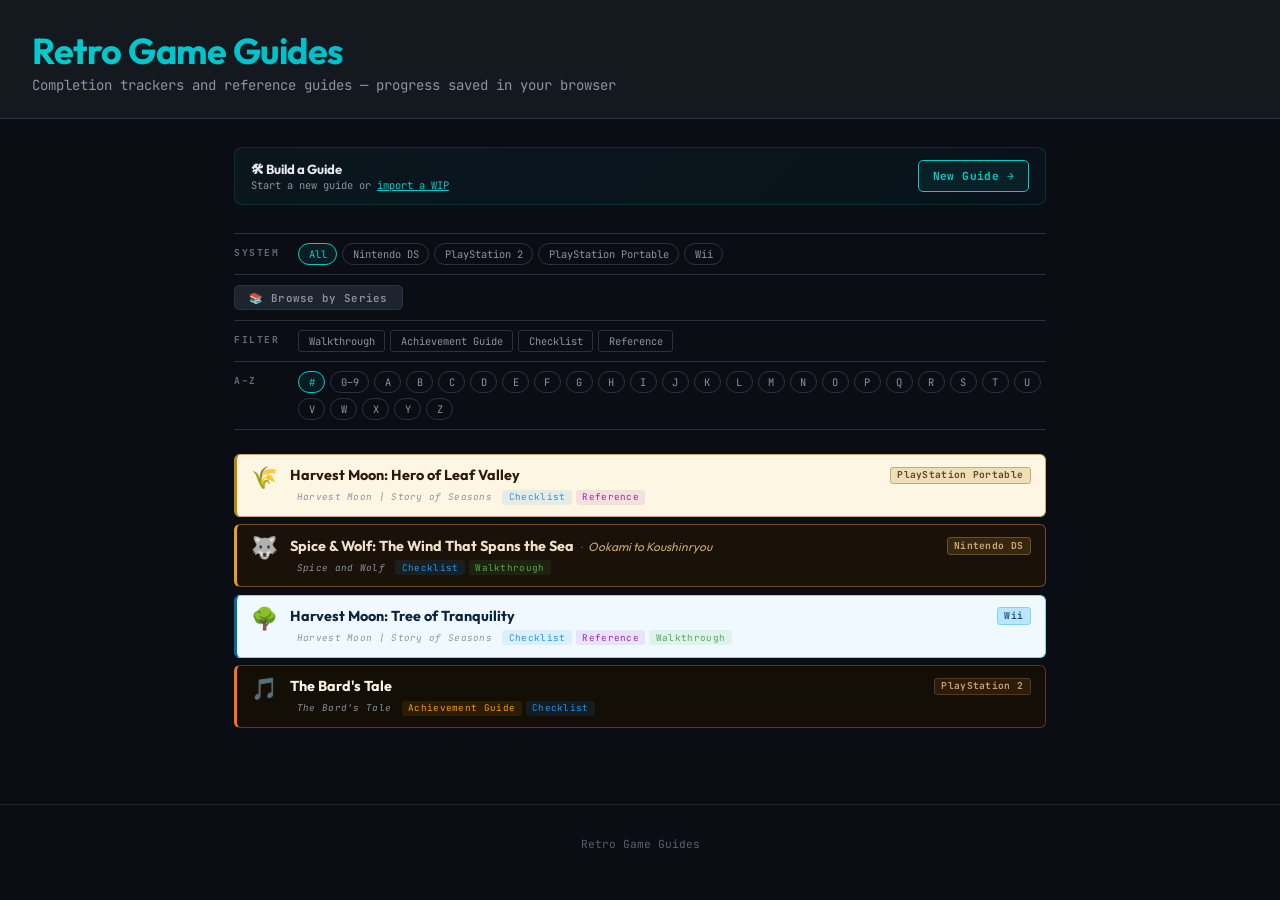
<file: index.html>
<!DOCTYPE html>
<html lang="en">
<head>
<meta charset="UTF-8">
<meta name="viewport" content="width=device-width, initial-scale=1.0">
<title>Retro Game Guides</title>
<link rel="preconnect" href="https://fonts.googleapis.com">
<link rel="preconnect" href="https://fonts.gstatic.com" crossorigin>
<link href="https://fonts.googleapis.com/css2?family=JetBrains+Mono:wght@400;600;700&family=Outfit:wght@400;600;700&display=swap" rel="stylesheet">
<style>
/* ── Reset & Root ── */
*, *::before, *::after { margin: 0; padding: 0; box-sizing: border-box; }
:root {
  --bg-main:      #0a0e14;
  --bg-secondary: #14181f;
  --bg-tertiary:  #1e242e;
  --accent:       #00cccc;
  --accent2:      #0099cc;
  --text-primary: #e6e9ef;
  --text-mid:     #8c92a3;
  --border:       #2a3142;
}

body {
  font-family: 'Outfit', sans-serif;
  background: var(--bg-main);
  color: var(--text-primary);
  min-height: 100vh;
}

/* ── Header ── */
header {
  background: var(--bg-secondary);
  border-bottom: 1px solid var(--border);
  padding: 1.75rem 2rem 1.5rem;
}
header h1 {
  font-size: 2.25rem;
  font-weight: 700;
  background: linear-gradient(135deg, var(--accent), var(--accent2));
  -webkit-background-clip: text;
  -webkit-text-fill-color: transparent;
  background-clip: text;
  margin-bottom: 0.2rem;
  letter-spacing: -0.5px;
}
header p {
  color: var(--text-mid);
  font-size: 0.875rem;
  font-family: 'JetBrains Mono', monospace;
}

/* ── Main layout ── */
main {
  max-width: 860px;
  margin: 0 auto;
  padding: 1.75rem 1.5rem;
}

/* ── Builder CTA ── */
.builder-bar {
  background: linear-gradient(135deg, rgba(0,204,204,0.05), rgba(0,153,204,0.03));
  border: 1px solid rgba(0,204,204,0.15);
  border-radius: 8px;
  padding: 12px 16px;
  display: flex;
  align-items: center;
  gap: 14px;
  margin-bottom: 1.75rem;
}
.builder-bar-text { flex: 1; min-width: 0; }
.builder-bar-title { font-size: 0.82rem; font-weight: 700; color: var(--text-primary); margin-bottom: 1px; }
.builder-bar-sub   { font-family: 'JetBrains Mono', monospace; font-size: 0.65rem; color: var(--text-mid); }
.builder-bar-sub a { color: var(--accent); text-decoration: none; }
.builder-bar-sub a:hover { text-decoration: underline; }
.import-wip-btn {
  background: none;
  border: none;
  color: var(--accent);
  font-family: 'JetBrains Mono', monospace;
  font-size: 0.65rem;
  text-decoration: underline;
  cursor: pointer;
  padding: 0;
}
.import-wip-btn:hover { color: var(--accent-primary); text-decoration: underline; }
.builder-btn {
  font-family: 'JetBrains Mono', monospace;
  font-size: 0.7rem;
  font-weight: 700;
  padding: 8px 14px;
  border-radius: 5px;
  border: 1px solid var(--accent);
  background: rgba(0,204,204,0.07);
  color: var(--accent);
  cursor: pointer;
  white-space: nowrap;
  transition: all 0.15s;
  letter-spacing: 0.4px;
  flex-shrink: 0;
  text-decoration: none;
  display: inline-block;
}
.builder-btn:hover { background: rgba(0,204,204,0.15); box-shadow: 0 0 10px rgba(0,204,204,0.15); }

/* ── Filter section ── */
.filters { margin-bottom: 1.5rem; display: flex; flex-direction: column; gap: 0; }

.filter-row {
  display: flex;
  align-items: flex-start;
  gap: 0.75rem;
  padding: 0.55rem 0;
  border-bottom: 1px solid var(--border);
}
.filter-row:first-child { border-top: 1px solid var(--border); }

.filter-label {
  font-family: 'JetBrains Mono', monospace;
  font-size: 0.6rem;
  font-weight: 700;
  letter-spacing: 1.5px;
  text-transform: uppercase;
  color: var(--text-mid);
  padding-top: 0.2rem;
  flex-shrink: 0;
  width: 52px;
  opacity: 0.7;
}

.filter-pills {
  display: flex;
  flex-wrap: wrap;
  gap: 0.3rem;
  flex: 1;
}

/* Standard filter pills (single-select per row) */
.pill {
  font-family: 'JetBrains Mono', monospace;
  font-size: 0.65rem;
  padding: 0.2rem 0.6rem;
  border-radius: 20px;
  border: 1px solid var(--border);
  background: transparent;
  color: var(--text-mid);
  cursor: pointer;
  transition: all 0.12s;
  white-space: nowrap;
}
.pill:hover  { border-color: var(--accent); color: var(--text-primary); }
.pill.active { border-color: var(--accent); color: var(--accent); background: rgba(0,204,204,0.07); }

/* Content filter toggle pills (multi-select) */
.ctag-filter {
  font-family: 'JetBrains Mono', monospace;
  font-size: 0.65rem;
  padding: 0.2rem 0.6rem;
  border-radius: 3px;
  border: 1px solid var(--border);
  background: transparent;
  color: var(--text-mid);
  cursor: pointer;
  transition: all 0.12s;
  white-space: nowrap;
}
.ctag-filter:hover { border-color: var(--text-mid); color: var(--text-primary); }
.ctag-filter.active { border-color: var(--accent2); color: #5bc4e8; background: rgba(0,153,204,0.1); }

/* Series standalone row */
.series-row {
  padding: 0.6rem 0;
  border-bottom: 1px solid var(--border);
}
.series-nav-btn {
  font-family: 'JetBrains Mono', monospace;
  font-size: 0.68rem;
  font-weight: 600;
  padding: 0.3rem 0.9rem;
  border-radius: 5px;
  border: 1px solid var(--border);
  background: var(--bg-tertiary);
  color: var(--text-mid);
  cursor: pointer;
  transition: all 0.15s;
  letter-spacing: 0.3px;
}
.series-nav-btn:hover   { border-color: var(--accent2); color: var(--text-primary); }
.series-nav-btn.active  { border-color: var(--accent2); color: #5bc4e8; background: rgba(0,153,204,0.08); }

/* ── Guide List ── */
#guide-list { display: flex; flex-direction: column; gap: 0.45rem; }

/* ── Compact Guide Card ── */
.guide-card {
  display: flex;
  align-items: flex-start;
  gap: 0.8rem;
  width: 100%;
  padding: 0.7rem 0.9rem 0.7rem 0.85rem;
  background: var(--bg, var(--bg-secondary));
  border: 1px solid var(--border, #2a3142);
  border-left: 3px solid var(--emphasis, var(--accent));
  border-radius: 6px;
  text-decoration: none;
  transition: box-shadow 0.15s, transform 0.12s;
  cursor: pointer;
}
.guide-card:hover {
  transform: translateX(2px);
  box-shadow: 2px 2px 14px rgba(0,0,0,0.25);
}

.card-icon {
  font-size: 1.35rem;
  line-height: 1;
  flex-shrink: 0;
  padding-top: 0.05rem;
}
.card-body { flex: 1; min-width: 0; }
.card-top {
  display: flex;
  align-items: baseline;
  gap: 0.4rem;
  flex-wrap: wrap;
  margin-bottom: 0.3rem;
  line-height: 1.3;
}
.card-title {
  font-size: 0.9rem;
  font-weight: 700;
  color: var(--text, var(--text-primary));
  font-family: 'Outfit', sans-serif;
}
.card-subtitle {
  font-size: 0.75rem;
  color: var(--textMid, var(--text-mid));
  font-style: italic;
}
.card-sep {
  font-size: 0.7rem;
  color: var(--textMuted, var(--border));
  flex-shrink: 0;
}
.card-system {
  font-family: 'JetBrains Mono', monospace;
  font-size: 0.6rem;
  font-weight: 700;
  color: var(--textMid, var(--text-mid));
  background: var(--surface2, var(--bg-tertiary));
  border: 1px solid var(--border, #2a3142);
  border-radius: 3px;
  padding: 0.1rem 0.4rem;
  margin-left: auto;
  white-space: nowrap;
  flex-shrink: 0;
  align-self: center;
  letter-spacing: 0.3px;
}
.card-tags {
  display: flex;
  flex-wrap: wrap;
  gap: 0.25rem;
}
.card-tag {
  font-family: 'JetBrains Mono', monospace;
  font-size: 0.58rem;
  padding: 0.1rem 0.4rem;
  border: 1px solid var(--border-light);
  border-radius: 3px;
  background: var(--surface);
  color: var(--text-mid);
  align-self: center;
  letter-spacing: 0.3px;
}

.tag-walkthrough { 
  border-color: #4CAF50; 
  color: #4CAF50; 
  background: rgba(76, 175, 80, 0.1); 
}
.tag-achievement-guide { 
  border-color: #FF9800; 
  color: #FF9800; 
  background: rgba(255, 152, 0, 0.1); 
}
.tag-checklist { 
  border-color: #2196F3; 
  color: #2196F3; 
  background: rgba(33, 150, 243, 0.1); 
}
.tag-reference { 
  border-color: #9C27B0; 
  color: #9C27B0; 
  background: rgba(156, 39, 176, 0.1); 
}
.tag-series {
  border-color: var(--text-mid, #8c92a3);
  color: var(--text-mid, #8c92a3);
  background: transparent;
  font-style: italic;
}

.ctag-filter[data-tag="Walkthrough"].active { 
  border-color: #4CAF50; 
  color: #4CAF50; 
  background: rgba(76, 175, 80, 0.15); 
}
.ctag-filter[data-tag="Achievement Guide"].active { 
  border-color: #FF9800; 
  color: #FF9800; 
  background: rgba(255, 152, 0, 0.15); 
}
.ctag-filter[data-tag="Checklist"].active { 
  border-color: #2196F3; 
  color: #2196F3; 
  background: rgba(33, 150, 243, 0.15); 
}
.ctag-filter[data-tag="Reference"].active { 
  border-color: #9C27B0; 
  color: #9C27B0; 
  background: rgba(156, 39, 176, 0.15); 
}

/* ── Series View ── */
#series-view { display: none; flex-direction: column; gap: 0.45rem; }
#series-view.visible { display: flex; }

.series-header {
  display: flex;
  align-items: center;
  gap: 0.75rem;
  margin-bottom: 0.75rem;
}
.series-back-btn {
  font-family: 'JetBrains Mono', monospace;
  font-size: 0.65rem;
  padding: 0.25rem 0.65rem;
  border-radius: 4px;
  border: 1px solid var(--border);
  background: transparent;
  color: var(--text-mid);
  cursor: pointer;
  transition: all 0.12s;
}
.series-back-btn:hover { color: var(--text-primary); border-color: var(--text-mid); }
.series-view-title {
  font-family: 'JetBrains Mono', monospace;
  font-size: 0.65rem;
  font-weight: 700;
  letter-spacing: 1px;
  text-transform: uppercase;
  color: var(--text-mid);
}

.series-card {
  display: flex;
  align-items: center;
  gap: 0.75rem;
  padding: 0.75rem 1rem;
  background: var(--bg-secondary);
  border: 1px solid var(--border);
  border-left: 3px solid var(--accent2);
  border-radius: 6px;
  cursor: pointer;
  transition: all 0.15s;
  text-decoration: none;
}
.series-card:hover { border-left-color: var(--accent); transform: translateX(2px); }
.series-card-icons { font-size: 1.1rem; flex-shrink: 0; letter-spacing: 2px; }
.series-card-body  { flex: 1; }
.series-card-name  { font-size: 0.9rem; font-weight: 700; color: var(--text-primary); margin-bottom: 2px; }
.series-card-count { font-family: 'JetBrains Mono', monospace; font-size: 0.65rem; color: var(--text-mid); }
.series-card-arrow { font-family: 'JetBrains Mono', monospace; font-size: 0.7rem; color: var(--text-mid); flex-shrink: 0; }

/* ── Browse More / State messages ── */
.browse-more-row {
  display: none;
  justify-content: center;
  padding: 1rem 0 0.5rem;
}
.browse-more-row.visible { display: flex; }
.browse-more-btn {
  font-family: 'JetBrains Mono', monospace;
  font-size: 0.68rem;
  font-weight: 600;
  padding: 0.45rem 1.25rem;
  border-radius: 5px;
  border: 1px solid var(--border);
  background: var(--bg-secondary);
  color: var(--text-mid);
  cursor: pointer;
  letter-spacing: 0.4px;
  transition: all 0.15s;
}
.browse-more-btn:hover { border-color: var(--accent); color: var(--text-primary); }

.state-msg {
  padding: 2.5rem;
  text-align: center;
  color: var(--text-mid);
  font-family: 'JetBrains Mono', monospace;
  font-size: 0.78rem;
  line-height: 2;
}
.loading-dot { display: inline-block; animation: blink 1.2s step-start infinite; }
.loading-dot:nth-child(2) { animation-delay: 0.4s; }
.loading-dot:nth-child(3) { animation-delay: 0.8s; }
@keyframes blink { 50% { opacity: 0; } }

/* ── Footer ── */
footer {
  text-align: center;
  padding: 2rem;
  color: var(--text-mid);
  font-family: 'JetBrains Mono', monospace;
  font-size: 0.7rem;
  border-top: 1px solid var(--border);
  margin-top: 3rem;
  opacity: 0.6;
}
</style>
</head>
<body>

<header>
  <h1>Retro Game Guides</h1>
  <p>Completion trackers and reference guides — progress saved in your browser</p>
</header>

<main>

  <!-- ── Builder CTA ── -->
  <div class="builder-bar">
    <div class="builder-bar-text">
      <div class="builder-bar-title">🛠 Build a Guide</div>
      <div class="builder-bar-sub">Start a new guide or <button id="import-wip-btn" class="import-wip-btn">import a WIP</button></div>
    </div>
    <a class="builder-btn" href="guide.html?edit">New Guide →</a>
  </div>

  <!-- ── Filter section (hidden while in series view) ── -->
  <div class="filters" id="filtersSection">

    <!-- System row -->
    <div class="filter-row">
      <span class="filter-label">System</span>
      <div class="filter-pills" id="systemFilters">
        <button class="pill active" data-system="all">All</button>
      </div>
    </div>

    <!-- Series row -->
    <div class="series-row">
      <button class="series-nav-btn" id="seriesNavBtn">📚 Browse by Series</button>
    </div>

    <!-- Content filter row -->
    <div class="filter-row">
      <span class="filter-label">Filter</span>
      <div class="filter-pills" id="contentFilters">
        <button class="ctag-filter" data-tag="Walkthrough">Walkthrough</button>
        <button class="ctag-filter" data-tag="Achievement Guide">Achievement Guide</button>
        <button class="ctag-filter" data-tag="Checklist">Checklist</button>
        <button class="ctag-filter" data-tag="Reference">Reference</button>
      </div>
    </div>

    <!-- Alpha row -->
    <div class="filter-row">
      <span class="filter-label">A–Z</span>
      <div class="filter-pills" id="alphaFilters">
        <button class="pill active" data-alpha="all">#</button>
        <button class="pill" data-alpha="0">0–9</button>
        <!-- A–Z injected by JS -->
      </div>
    </div>

  </div>

  <!-- ── Series view ── -->
  <div id="series-view">
    <div class="series-header">
      <button class="series-back-btn" id="seriesBackBtn">← Back</button>
      <span class="series-view-title">Browse by Series</span>
    </div>
    <div id="seriesCards"></div>
  </div>

  <!-- ── Guide list ── -->
  <div id="guide-list">
    <div class="state-msg">Loading<span class="loading-dot">.</span><span class="loading-dot">.</span><span class="loading-dot">.</span></div>
  </div>

  <!-- ── Browse More ── -->
  <div class="browse-more-row" id="browseMoreRow">
    <button class="browse-more-btn" id="browseMoreBtn">Browse More</button>
  </div>

</main>

<footer>Retro Game Guides</footer>

<!-- Hidden file input for WIP import -->
<input type="file" id="import-wip-input" accept=".zip" style="display:none">

<script>
// ─────────────────────────────────────────────────────────────────────────────
//  Index page logic
//
//  games_index.json entry shape:
//    { raId, slug, primaryName, subtitle?, primarySystem, icon, theme,
//      palette, contentTags? }
//
//  Filter modes:
//    - No filters active → random mode (10 at a time, Browse More)
//    - Any filter active → filtered mode (all matching, sorted A–Z)
//    - Series view       → shows series selection cards
// ─────────────────────────────────────────────────────────────────────────────

const RANDOM_PAGE = 10;

let allGames = [];
let idx      = { systems: {}, series: {}, tags: [], themes: [], palettes: [], games: [] };

// ── Filter state ─────────────────────────────────────────────────────────────
let activeSystemId    = null;   // null = all; else RA system_id integer
let activeTagIdxs     = new Set(); // set of tag indices into idx.tags
let activeAlpha       = 'all';
let inSeriesView      = false;
let seriesFilter      = null;   // null = no filter; else hub_id integer

// ── Random-mode state ────────────────────────────────────────────────────────
let randomPool  = [];
let randomShown = RANDOM_PAGE;

// ── DOM refs ─────────────────────────────────────────────────────────────────
const $guideList   = document.getElementById('guide-list');
const $seriesView  = document.getElementById('series-view');
const $seriesCards = document.getElementById('seriesCards');
const $browseRow   = document.getElementById('browseMoreRow');
const $browseBtn   = document.getElementById('browseMoreBtn');
const $filtersSection = document.getElementById('filtersSection');

// ── Boot ─────────────────────────────────────────────────────────────────────
async function boot() {
  let themes = {}, palettes = {};
  try {
    [idx, themes, palettes] = await Promise.all([
      fetch('./games_index.json').then(r => r.json()),
      fetch('./themes.json').then(r => r.json()).catch(() => ({})),
      fetch('./palettes.json').then(r => r.json()).catch(() => ({})),
    ]);
    applyPaletteStyles(palettes);
    applyThemeStyles(themes);
  } catch (err) {
    $guideList.innerHTML = `<div class="state-msg">Could not load games_index.json<br><small style="opacity:.5">${err.message}</small></div>`;
    return;
  }

  const manifest = idx.games;
  if (!Array.isArray(manifest) || !manifest.length) {
    $guideList.innerHTML = '<div class="state-msg">No guides listed yet.</div>';
    return;
  }

  allGames   = manifest;
  randomPool = shuffle([...allGames]);

  buildSystemPills();
  buildAlphaPills();
  render();
}

// ── Palette CSS injection ────────────────────────────────────────────────────
function applyPaletteStyles(palettes) {
  Object.entries(palettes).forEach(([key, pal]) => {
    if (!pal.vars) return;
    const css = Object.entries(pal.vars).map(([k, v]) => `${k}:${v};`).join('');
    const id = `palette-${key}`;
    let el = document.getElementById(id);
    if (!el) { el = document.createElement('style'); el.id = id; document.head.appendChild(el); }
    el.textContent = `.palette-${key}{${css}}`;
  });
}

function applyThemeStyles(themes) {
  Object.entries(themes).forEach(([key, theme]) => {
    if (!theme.vars) return;
    const css = Object.entries(theme.vars).map(([k, v]) => `${k}:${v};`).join('');
    const id = `theme-${key}`;
    let el = document.getElementById(id);
    if (!el) { el = document.createElement('style'); el.id = id; document.head.appendChild(el); }
    el.textContent = `.theme-${key}{${css}}`;
  });
}

// ── Build filter pills ────────────────────────────────────────────────────────
function buildSystemPills() {
  const usedIds = new Set();
  allGames.forEach(g => {
    if (g.system != null) usedIds.add(g.system);
    (g.altSystems || []).forEach(id => usedIds.add(id));
  });
  const bar = document.getElementById('systemFilters');
  [...usedIds]
    .sort((a, b) => (idx.systems[a] || '').localeCompare(idx.systems[b] || ''))
    .forEach(id => {
      const btn = document.createElement('button');
      btn.className = 'pill';
      btn.dataset.systemId = id;
      btn.textContent = idx.systems[id] || String(id);
      btn.addEventListener('click', () => setSystem(id));
      bar.appendChild(btn);
    });
}

function buildAlphaPills() {
  const bar = document.getElementById('alphaFilters');
  for (let i = 0; i < 26; i++) {
    const letter = String.fromCharCode(65 + i);
    const btn = document.createElement('button');
    btn.className = 'pill';
    btn.dataset.alpha = letter;
    btn.textContent = letter;
    btn.addEventListener('click', () => setAlpha(letter));
    bar.appendChild(btn);
  }
}

// ── Filter setters ────────────────────────────────────────────────────────────
function setSystem(id) {
  activeSystemId = id;
  syncPills('#systemFilters', '[data-system-id]', p => parseInt(p.dataset.systemId) === id);
  resetRandom();
  render();
}

function setAlpha(val) {
  activeAlpha = val;
  syncPills('#alphaFilters', '[data-alpha]', p => p.dataset.alpha === val);
  resetRandom();
  render();
}

function toggleContentTag(tagIdx) {
  if (activeTagIdxs.has(tagIdx)) activeTagIdxs.delete(tagIdx);
  else activeTagIdxs.add(tagIdx);
  resetRandom();
  render();
}

function syncPills(containerSel, itemSel, activeFn) {
  document.querySelectorAll(`${containerSel} ${itemSel}`).forEach(p => {
    p.classList.toggle('active', activeFn(p));
  });
}

function resetRandom() {
  randomPool  = shuffle([...allGames]);
  randomShown = RANDOM_PAGE;
}

// ── Filter detection ──────────────────────────────────────────────────────────
function isFiltered() {
  return activeSystemId !== null
      || activeTagIdxs.size > 0
      || activeAlpha !== 'all'
      || seriesFilter !== null;
}

// ── Render dispatcher ─────────────────────────────────────────────────────────
function render() {
  if (inSeriesView) {
    renderSeriesView();
    return;
  }

  $seriesView.classList.remove('visible');
  $guideList.style.display = '';

  if (isFiltered()) {
    renderFiltered();
    $browseRow.classList.remove('visible');
  } else {
    renderRandom();
  }
}

function renderRandom() {
  const slice = randomPool.slice(0, randomShown);
  renderCards(slice);
  const hasMore = randomShown < randomPool.length;
  $browseRow.classList.toggle('visible', hasMore);
}

function renderFiltered() {
  let games = applyFilters(allGames);
  games.sort((a, b) => a.name.localeCompare(b.name));
  if (!games.length) {
    $guideList.innerHTML = '<div class="state-msg">No guides match these filters.</div>';
  } else {
    renderCards(games);
  }
  $browseRow.classList.remove('visible');
}

function applyFilters(games) {
  return games.filter(g => {
    if (activeSystemId !== null) {
      const inPrimary = g.system === activeSystemId;
      const inAlt     = (g.altSystems || []).includes(activeSystemId);
      if (!inPrimary && !inAlt) return false;
    }
    if (seriesFilter !== null && g.series !== seriesFilter) return false;
    if (activeTagIdxs.size > 0) {
      const tags = g.tags || [];
      for (const t of activeTagIdxs) { 
        if (!tags.includes(t)) return false; 
      }
    }
    if (activeAlpha !== 'all') {
      const first = ((g.name || '').trim()[0] || '').toUpperCase();
      if (activeAlpha === '0') { if (!/[0-9]/.test(first)) return false; }
      else if (first !== activeAlpha) return false;
    }
    return true;
  });
}

function renderCards(games) {
  $guideList.innerHTML = '';
  games.forEach(g => $guideList.appendChild(makeCard(g)));
}

// ── Series view ───────────────────────────────────────────────────────────────
function showSeriesView() {
  inSeriesView = true;
  $filtersSection.style.display = 'none';
  $guideList.style.display = 'none';
  $browseRow.classList.remove('visible');
  $seriesView.classList.add('visible');

  // Build series map: hub_id → { name, games[] }
  const seriesMap = {};
  allGames.forEach(g => {
    if (g.series == null) return;
    const name = idx.series[g.series];
    if (!name) return;
    if (!seriesMap[g.series]) seriesMap[g.series] = { name, games: [] };
    seriesMap[g.series].games.push(g);
  });

  $seriesCards.innerHTML = '';
  if (!Object.keys(seriesMap).length) {
    $seriesCards.innerHTML = '<div class="state-msg">No series defined yet.</div>';
    return;
  }

  Object.entries(seriesMap)
    .sort(([, a], [, b]) => a.name.localeCompare(b.name))
    .forEach(([hubId, { name, games }]) => {
      const card = document.createElement('div');
      card.className = 'series-card';
      const icons = [...new Set(games.map(g => g.icon).filter(Boolean))].slice(0, 3).join('');
      card.innerHTML = `
        <span class="series-card-icons">${icons || '📚'}</span>
        <div class="series-card-body">
          <div class="series-card-name">${esc(name)}</div>
          <div class="series-card-count">${games.length} guide${games.length !== 1 ? 's' : ''}</div>
        </div>
        <span class="series-card-arrow">→</span>
      `;
      card.addEventListener('click', () => { seriesFilter = parseInt(hubId); exitSeriesView(); });
      $seriesCards.appendChild(card);
    });

  document.getElementById('seriesNavBtn').classList.add('active');
}

function exitSeriesView() {
  inSeriesView = false;
  $filtersSection.style.display = '';
  $guideList.style.display = '';
  $seriesView.classList.remove('visible');
  document.getElementById('seriesNavBtn').classList.remove('active');
  resetRandom();
  render();
}

// ── Card builder ──────────────────────────────────────────────────────────────
function makeCard(g) {
  // Decode int indices to strings
  const systemName     = idx.systems[g.system]   || String(g.system || '');
  const altSystemNames = (g.altSystems || []).map(id => idx.systems[id]).filter(Boolean);
  const seriesName     = g.series != null ? (idx.series[g.series] || null) : null;
  const tagNames       = (g.tags  || []).map(i => idx.tags[i]).filter(Boolean);
  const themeName      = idx.themes[g.theme]     || '';
  const paletteName    = idx.palettes[g.palette] || '';
  const subtitle       = (g.altNames || [])[0]   || null;

  const a = document.createElement('a');
  a.className = 'guide-card';
  a.href = `guide.html?game=${g.raId}`;
  if (paletteName) a.classList.add(`palette-${paletteName}`);
  if (themeName)   a.classList.add(`theme-${themeName}`);

  const icon = document.createElement('span');
  icon.className = 'card-icon';
  icon.textContent = g.icon || '🎮';

  const body = document.createElement('div');
  body.className = 'card-body';

  const top = document.createElement('div');
  top.className = 'card-top';

  const title = document.createElement('span');
  title.className = 'card-title';
  title.textContent = g.name;
  top.appendChild(title);

  if (subtitle) {
    const sep = document.createElement('span');
    sep.className = 'card-sep';
    sep.textContent = '·';
    top.appendChild(sep);
    const sub = document.createElement('span');
    sub.className = 'card-subtitle';
    sub.textContent = subtitle;
    top.appendChild(sub);
  }

  const sysLabel = [systemName, ...altSystemNames].join(' / ');
  const sys = document.createElement('span');
  sys.className = 'card-system';
  sys.textContent = sysLabel;
  top.appendChild(sys);

  const tagsRow = document.createElement('div');
  tagsRow.className = 'card-tags';

  if (seriesName) {
    const s = document.createElement('span');
    s.className = 'card-tag tag-series';
    s.textContent = seriesName;
    tagsRow.appendChild(s);
  }

  tagNames.forEach(t => {
    const s = document.createElement('span');
    s.className = `card-tag tag-${t.toLowerCase().replace(/\s+/g, '-')}`;
    s.textContent = t;
    tagsRow.appendChild(s);
  });

  body.appendChild(top);
  if (seriesName || tagNames.length) body.appendChild(tagsRow);

  a.appendChild(icon);
  a.appendChild(body);
  return a;
}

// ── Helpers ───────────────────────────────────────────────────────────────────
function shuffle(arr) {
  for (let i = arr.length - 1; i > 0; i--) {
    const j = Math.floor(Math.random() * (i + 1));
    [arr[i], arr[j]] = [arr[j], arr[i]];
  }
  return arr;
}

function esc(s) {
  return String(s ?? '').replace(/&/g,'&amp;').replace(/</g,'&lt;').replace(/>/g,'&gt;');
}

// ── Events ────────────────────────────────────────────────────────────────────
document.addEventListener('DOMContentLoaded', () => {

  // System pills (All is pre-rendered; others added in buildSystemPills)
  document.querySelector('#systemFilters [data-system="all"]')
    .addEventListener('click', () => {
      activeSystemId = null;
      syncPills('#systemFilters', '[data-system-id],[data-system="all"]', p => p.dataset.system === 'all');
      resetRandom();
      render();
    });

  // Alpha pills (All + 0-9 are pre-rendered)
  document.querySelector('#alphaFilters [data-alpha="all"]')
    .addEventListener('click', () => {
      activeAlpha = 'all';
      syncPills('#alphaFilters', '[data-alpha]', p => p.dataset.alpha === 'all');
      resetRandom();
      render();
    });

  document.querySelector('#alphaFilters [data-alpha="0"]')
    .addEventListener('click', () => setAlpha('0'));

  // Content filter toggles — tag name to index lookup
  document.querySelectorAll('.ctag-filter').forEach(btn => {
    btn.addEventListener('click', () => {
      const tagName = btn.dataset.tag;
      const tagIdx  = (idx.tags || []).indexOf(tagName);
      if (tagIdx < 0) return;
      btn.classList.toggle('active', !activeTagIdxs.has(tagIdx));
      toggleContentTag(tagIdx);
    });
  });

  // Series nav button
  document.getElementById('seriesNavBtn').addEventListener('click', showSeriesView);

  // Series back button
  document.getElementById('seriesBackBtn').addEventListener('click', () => {
    seriesFilter = null;
    exitSeriesView();
  });

  // Browse More
  $browseBtn.addEventListener('click', () => {
    randomShown += RANDOM_PAGE;
    renderRandom();
  });

  // Import WIP
  document.getElementById('import-wip-btn').addEventListener('click', () => {
    document.getElementById('import-wip-input').click();
  });

  document.getElementById('import-wip-input').addEventListener('change', e => {
    const file = e.target.files[0];
    if (file) {
      // Navigate to builder with file parameter
      const reader = new FileReader();
      reader.onload = function(event) {
        // Serialize ArrayBuffer to comma-separated byte string for sessionStorage
        const bytes = new Uint8Array(event.target.result);
        sessionStorage.setItem('wip-import-data', bytes.join(','));
        sessionStorage.setItem('wip-import-name', file.name);
        window.location.href = 'guide.html?edit&import=true';
      };
      reader.readAsArrayBuffer(file);
    }
    e.target.value = '';
  });

  boot();
});
</script>

</body>
</html>
</file>
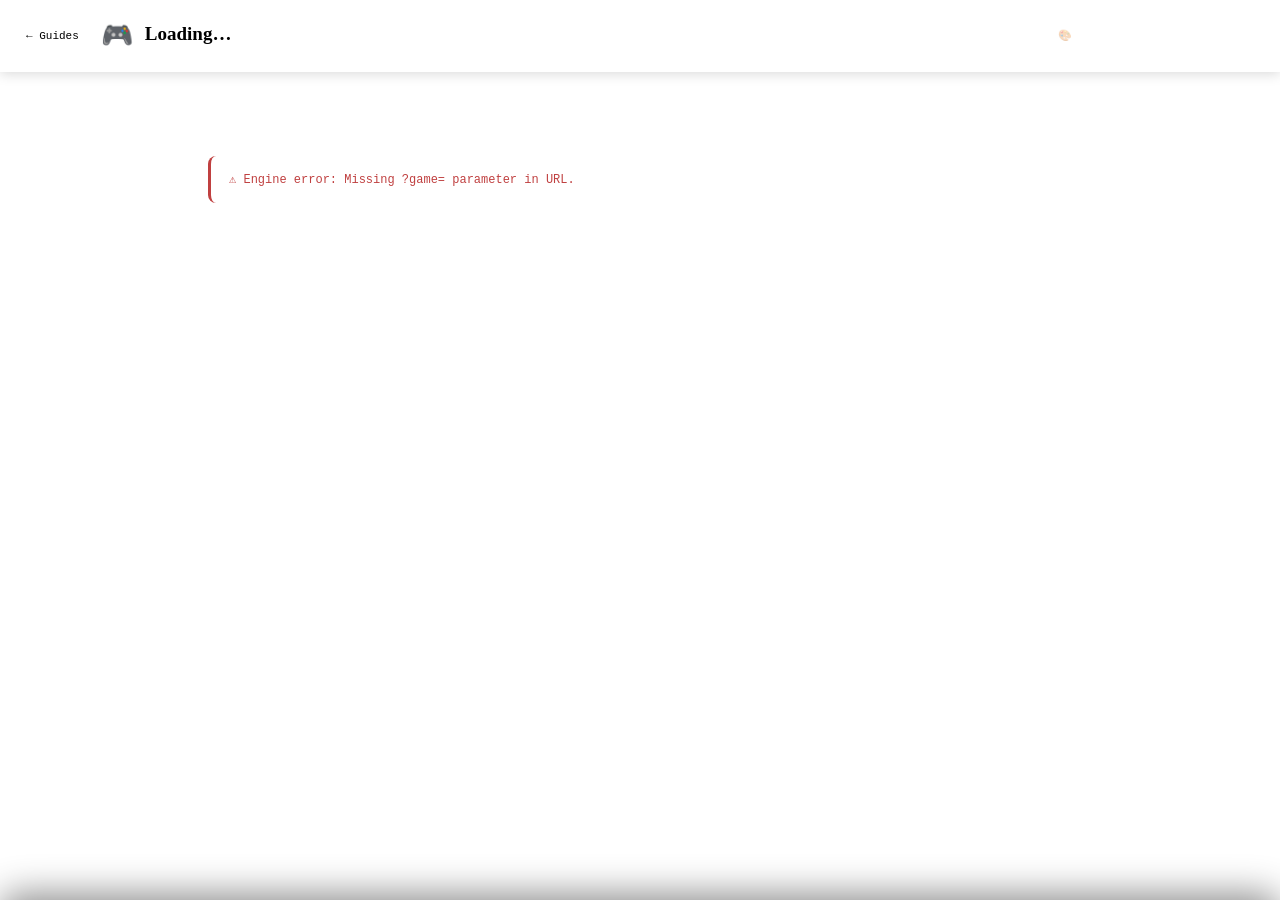
<file: guide.html>
<!DOCTYPE html>
<html lang="en">
<head>
<meta charset="UTF-8">
<meta name="viewport" content="width=device-width, initial-scale=1.0">
<title>Game Guide</title>
<link rel="stylesheet" href="guide.css">
<link rel="stylesheet" href="guide_render.css">
<link rel="stylesheet" href="builder.css">
</head>
<body>

<!-- ── EDITOR CHROME HEADER (editor-only) ── -->
<header id="editor-header" class="editor-only">
  <a class="b-back" href="index.html">← Guides</a>
  <div class="b-header-title">Guide Builder › <strong id="b-header-name">New Guide</strong></div>
  <div class="b-header-spacer"></div>
  <button class="b-btn b-btn-ghost" id="b-open-btn">📂 Open Guide</button>
  <button class="b-btn b-btn-ghost" id="b-meta-btn">⚙ Game Meta</button>
  <button class="b-btn b-btn-ghost" id="b-index-btn">⬇ Index Entry</button>
  <button class="b-btn b-btn-primary" id="b-gen-btn">⬇ Generate ZIP</button>
  <input type="file" id="b-zip-input" accept=".zip" style="display:none">
</header>

<!-- ── GUIDE HEADER ── -->
<header id="guide-header">
  <a class="back-link viewer-only" href="index.html">← Guides</a>
  <span id="guide-icon">🎮</span>
  <div class="header-text">
    <div id="guide-title">Loading…</div>
    <div id="guide-meta"></div>
  </div>
  <!-- viewer controls -->
  <div class="header-right viewer-only">
    <span class="storage-badge" id="storage-badge" style="display:none">● saved</span>
    <button class="display-btn" id="filter-btn" style="display:none" title="Toggle checked item visibility">
      <span class="btn-icon">☐</span><span class="btn-label"> Show remaining</span>
    </button>
    <button class="display-btn" id="clear-btn" title="Reset all saved progress for this guide">
      <span class="btn-icon">↺</span><span class="btn-label"> Clear all</span>
    </button>
    <button class="display-btn" id="display-btn" title="Appearance &amp; Accessibility">
      <span class="btn-icon">🎨</span><span class="btn-label"> Appearance &amp; Accessibility </span><span class="btn-icon">♿</span>
    </button>
  </div>
  <!-- editor control -->
  <button class="gp-header-edit editor-only" id="edit-meta-btn">✎ Edit Meta</button>
</header>

<!-- ── TAB BAR ── -->
<nav id="tab-bar" role="tablist" aria-label="Guide sections"></nav>

<!-- ── CONTENT ── -->
<main id="tab-content" role="main">
  <div class="loading-state">
    Loading<span class="loading-dot">.</span><span class="loading-dot">.</span><span class="loading-dot">.</span>
  </div>
</main>

<!-- ── DISPLAY OVERRIDE SHEET (viewer-only) ── -->
<div id="do-backdrop" class="viewer-only"></div>
<div id="do-sheet" class="viewer-only">
  <div id="do-sheet-handle"></div>
  <div id="do-sheet-header">
    <span id="do-sheet-title">Appearance &amp; Accessibility</span>
    <span id="do-current"></span>
    <button id="do-sheet-close">×</button>
  </div>
  <div id="do-sheet-body">
    <div class="do-a11y-row">
      <span class="do-a11y-label">Dyslexia-friendly font (Lexend)</span>
      <button id="do-dyslexia-toggle" role="switch" aria-checked="false" class="do-toggle">Off</button>
    </div>
    <div class="do-section-label">Filter Palettes</div>
    <div id="do-palette-filters" class="do-filter-row"></div>
    <div class="do-grid" id="do-palette-grid"></div>
    <div class="do-section-label" style="margin-top:16px">Theme</div>
    <div class="do-grid" id="do-theme-grid"></div>
    <div id="do-reset-row">
      <span id="do-guide-default"></span>
      <button id="do-reset-btn">Reset to guide default</button>
    </div>
  </div>
</div>

<!-- ── CLEAR PROGRESS MODAL (viewer-only) ── -->
<div id="clear-backdrop" class="viewer-only">
  <div id="clear-modal">
    <div id="clear-modal-title">Clear all progress?</div>
    <p id="clear-modal-body">This permanently removes all saved checkmarks for this guide. It cannot be undone.</p>
    <div id="clear-modal-btns">
      <button id="clear-cancel">Cancel</button>
      <button id="clear-confirm">Clear Progress</button>
    </div>
  </div>
</div>

<!-- ── EDITOR BOTTOM SHEET (editor-only) ── -->
<div id="b-backdrop" class="editor-only"></div>
<div id="b-sheet" class="editor-only">
  <div id="b-sheet-handle"></div>
  <div id="b-sheet-header">
    <span id="b-sheet-title">Sheet</span>
    <button id="b-sheet-close">×</button>
  </div>
  <div id="b-sheet-body"></div>
  <div id="b-sheet-footer">
    <button class="b-btn b-btn-ghost" id="b-sheet-cancel">Cancel</button>
    <button class="b-btn b-btn-primary" id="b-sheet-confirm">Save</button>
  </div>
</div>

<script src="guide_render.js"></script>
<script src="jszip.min.js"></script>
<script src="guide_engine.js"></script>
<script src="builder.js"></script>
<script src="builder_forms.js"></script>
</body>
</html>
</file>
<file: guide.css>
/* ══════════════════════════════════════════════════════════════════════
   guide.css  —  Guide Chrome
   Covers layout used in both viewer and editor modes.
   Editor-only / viewer-only rules at the bottom.
   ══════════════════════════════════════════════════════════════════════ */

/* ── RESET ── */
*, *::before, *::after { margin: 0; padding: 0; box-sizing: border-box; }

/* ── CSS VARIABLE DEFAULTS ─────────────────────────────────────────────
   Fallbacks only — real guides load themes.json + palettes.json.
   ─────────────────────────────────────────────────────────────────── */
:root {
  /* Theme */
  --font-body:    Georgia, serif;
  --font-display: Georgia, serif;
  --font-mono:    'Courier New', monospace;
  --radius-card:  8px;
  --radius-btn:   6px;
  --radius-input: 5px;
  --shadow-card:  0 2px 8px rgba(0,0,0,0.08);
  --shadow-sm:    0 1px 4px rgba(0,0,0,0.06);

  /* Layout */
  --header-h: 72px;
  --tabbar-h: 44px;
}

/* ── EDITOR HEADER HARDCODED COLORS ─────────────────────────────────────────
   Only the editor header bar should have hardcoded colors.
   Everything else uses the applied theme.
   ─────────────────────────────────────────────────────────────────── */
body.mode-editor #editor-header {
  --bg:          #0d1117;
  --surface:     #161b22;
  --border:      #30363d;
  --text:        #e6edf3;
  --textMid:     #8b949e;
}

/* ── BODY ── */
body {
  font-family: var(--font-body);
  background: var(--bg);
  color: var(--text);
  min-height: 100vh;
  padding-bottom: 60px;
}

/* ── GUIDE HEADER ── */
#guide-header {
  position: sticky;
  top: 0;
  z-index: 50;
  background: var(--neutralMid);
  border-bottom: 2px solid var(--emphasis);
  padding: 0 16px;
  height: var(--header-h);
  display: flex;
  align-items: center;
  gap: 12px;
  box-shadow: 0 2px 12px rgba(0,0,0,0.15);
}
.back-link {
  font-family: var(--font-mono);
  font-size: 11px;
  color: var(--textMuted);
  text-decoration: none;
  white-space: nowrap;
  padding: 5px 9px;
  border: 1px solid rgba(255,255,255,0.12);
  border-radius: var(--radius-btn);
  transition: color .15s, border-color .15s;
  flex-shrink: 0;
}
.back-link:hover { color: var(--emphasis); border-color: rgba(255,255,255,0.3); }
#guide-icon { font-size: 26px; line-height: 1; flex-shrink: 0; }
.header-text { min-width: 0; flex: 1; }
#guide-title {
  font-family: var(--font-display);
  font-size: clamp(13px, 2.5vw, 19px);
  font-weight: 900;
  color: var(--emphasis);
  white-space: nowrap;
  overflow: hidden;
  text-overflow: ellipsis;
  line-height: 1.2;
}
#guide-meta {
  font-family: var(--font-mono);
  font-size: 10px;
  color: var(--textMuted);
  letter-spacing: .4px;
  margin-top: 3px;
  white-space: nowrap;
  overflow: hidden;
  text-overflow: ellipsis;
}
.header-right {
  display: flex;
  align-items: center;
  gap: 8px;
  flex-shrink: 0;
}
.storage-badge {
  font-family: var(--font-mono);
  font-size: 9px;
  color: var(--positive);
  opacity: .7;
  letter-spacing: .5px;
  white-space: nowrap;
}
.display-btn {
  font-family: var(--font-mono);
  font-size: 11px;
  padding: 5px 9px;
  border: 1px solid rgba(255,255,255,0.15);
  border-radius: var(--radius-btn);
  background: transparent;
  color: rgba(255,255,255,0.4);
  cursor: pointer;
  transition: all .15s;
  white-space: nowrap;
  line-height: 1;
  display: inline-flex;
  align-items: center;
  gap: 2px;
}
.display-btn:hover { color: rgba(255,255,255,0.8); border-color: rgba(255,255,255,0.35); }
.display-btn.overriding { color: var(--emphasis); border-color: var(--emphasis); opacity: 0.9; }
.display-btn.filter-active { color: var(--emphasis); border-color: var(--emphasis); opacity: 0.9; }
.btn-icon { flex-shrink: 0; }
.btn-label { flex-shrink: 0; }

/* ── TAB BAR ── */
#tab-bar {
  position: sticky;
  top: var(--header-h);
  z-index: 40;
  background: var(--surface2);
  border-bottom: 2px solid var(--border);
  display: flex;
  flex-wrap: wrap;
  align-items: center;
  min-height: var(--tabbar-h);
  overflow-x: auto;
  scrollbar-width: none;
}
#tab-bar::-webkit-scrollbar { display: none; }
.tab-btn {
  font-family: var(--font-body);
  font-size: 12.5px;
  color: var(--textMuted);
  background: transparent;
  border: none;
  border-bottom: 3px solid transparent;
  padding: 8px 15px;
  cursor: pointer;
  white-space: nowrap;
  transition: color .15s, border-color .15s, background .15s;
  flex-shrink: 0;
  min-height: var(--tabbar-h);
  display: flex;
  align-items: center;
}
.tab-btn:hover { color: var(--textMid); }
.tab-btn.active {
  color: var(--neutral);
  font-weight: 600;
  border-bottom-color: var(--emphasis);
  background: var(--bg);
}

/* ── CONTENT ── */
#tab-content {
  max-width: 70vw;
  margin: 0 auto;
  padding: 20px 16px 0;
  background: var(--bg);
  color: var(--text);
}
#guide-subtitle {
  font-family: var(--font-mono);
  font-size: 10.5px;
  color: var(--textMuted);
  padding: 8px 0 14px;
  border-bottom: 1px solid var(--borderL);
  margin-bottom: 16px;
  letter-spacing: .3px;
}

/* ── LOADING / ERROR / EMPTY ── */
.loading-state {
  text-align: center; padding: 60px 20px;
  font-family: var(--font-mono); font-size: 13px; color: var(--textMuted);
}
.loading-dot { display: inline-block; animation: blink 1.2s step-start infinite; }
.loading-dot:nth-child(2) { animation-delay: .4s; }
.loading-dot:nth-child(3) { animation-delay: .8s; }
@keyframes blink { 50% { opacity: 0; } }
.error-state {
  background: var(--surface); border: 1px solid var(--border);
  border-left: 3px solid #c04040; border-radius: var(--radius-card);
  padding: 16px 18px; font-family: var(--font-mono); font-size: 12px;
  color: #c04040; margin: 20px 0;
}
.empty-tab {
  text-align: center; padding: 40px 20px;
  font-family: var(--font-mono); font-size: 12px; color: var(--textMuted);
}

/* ── SHOW-REMAINING FILTER ── */
body.show-remaining .gr-check-row.gr-checked { display: none; }

/* ── DISPLAY OVERRIDE SHEET (viewer-only) ── */
#do-backdrop {
  position: fixed; inset: 0; background: rgba(0,0,0,0.55);
  z-index: 80; opacity: 0; pointer-events: none; transition: opacity .22s;
}
#do-backdrop.open { opacity: 1; pointer-events: all; }
#do-sheet {
  position: fixed; bottom: 0; left: 0; right: 0; z-index: 90;
  background: #161b22; border: 1px solid #30363d;
  border-radius: 18px 18px 0 0;
  transform: translateY(100%);
  transition: transform .3s cubic-bezier(0.32,0.72,0,1);
  max-height: 82vh; display: flex; flex-direction: column;
  box-shadow: 0 -6px 36px rgba(0,0,0,0.45);
}
#do-sheet.open { transform: translateY(0); }
#do-sheet-handle { width: 36px; height: 4px; background: #2d3748; border-radius: 2px; margin: 11px auto 0; flex-shrink: 0; }
#do-sheet-header {
  display: flex; align-items: center; padding: 10px 18px;
  border-bottom: 1px solid #30363d; flex-shrink: 0; gap: 10px;
}
#do-sheet-title { font-family: 'Outfit', sans-serif; font-size: 14px; font-weight: 700; color: #e6edf3; flex: 1; }
#do-current { font-family: monospace; font-size: 10px; color: #8b949e; flex-shrink: 0; }
#do-sheet-close {
  width: 26px; height: 26px; border-radius: 50%; background: #1e2530;
  border: none; color: #8b949e; cursor: pointer; font-size: 15px;
  display: flex; align-items: center; justify-content: center; flex-shrink: 0;
}
#do-sheet-close:hover { color: #e6edf3; }
#do-sheet-body { flex: 1; overflow-y: auto; padding: 14px 18px 20px; }
.do-section-label {
  font-family: monospace; font-size: 10px; font-weight: 700;
  text-transform: uppercase; letter-spacing: 1px; color: #8b949e; margin: 0 0 8px;
}
.do-grid { display: grid; grid-template-columns: repeat(auto-fill, minmax(160px, 1fr)); gap: 8px; }
.do-card {
  padding: 12px 14px; background: #1e2530; border: 2px solid #30363d;
  border-radius: 8px; cursor: pointer; transition: all .15s;
}
.do-card:hover { border-color: #58a6ff; }
.do-card.active { border-color: #3fb950; background: rgba(63,185,80,0.08); }
.do-card-dots { display: flex; gap: 4px; margin-bottom: 6px; }
.do-dot { width: 13px; height: 13px; border-radius: 50%; flex-shrink: 0; }
.do-card-name { font-size: 11.5px; font-weight: 600; color: #e6edf3; }
.do-card-desc { font-size: 10px; color: #8b949e; margin-top: 2px; line-height: 1.3; }
#do-reset-row {
  margin-top: 16px; padding-top: 14px; border-top: 1px solid #30363d;
  display: flex; align-items: center; justify-content: space-between;
}
#do-guide-default { font-size: 11px; color: #8b949e; }
#do-guide-default strong { color: #e6edf3; }
#do-reset-btn {
  font-family: monospace; font-size: 11px; padding: 6px 14px;
  border-radius: 5px; border: 1px solid #30363d; background: transparent;
  color: #8b949e; cursor: pointer; transition: all .15s;
}
#do-reset-btn:hover { color: #e6edf3; border-color: #8b949e; }

/* ── PALETTE FILTER CHIPS ── */
.do-filter-row {
  display: flex; flex-wrap: wrap; gap: 6px; margin-bottom: 10px;
}
.do-chip {
  font-family: monospace; font-size: 10px; font-weight: 700;
  padding: 3px 10px; border-radius: 20px;
  border: 1px solid #30363d; background: #1e2530;
  color: #8b949e; cursor: pointer; transition: all .15s;
  text-transform: uppercase; letter-spacing: 0.5px; line-height: 1.6;
}
.do-chip:hover { border-color: #58a6ff; color: #e6edf3; }
.do-chip.active { background: rgba(88,166,255,0.15); border-color: #58a6ff; color: #58a6ff; }
.do-chip-sep {
  font-family: monospace; font-size: 12px; color: #30363d;
  display: flex; align-items: center; padding: 0 2px;
}

/* ── DYSLEXIA / A11Y TOGGLE ROW ── */
.do-a11y-row {
  display: flex; align-items: center; justify-content: space-between;
  padding: 10px 0 12px; border-bottom: 1px solid #30363d; margin-bottom: 14px;
}
.do-a11y-label { font-size: 12px; color: #e6edf3; }
.do-toggle {
  font-family: monospace; font-size: 10px; font-weight: 700;
  padding: 4px 14px; border-radius: 20px;
  border: 1px solid #30363d; background: #1e2530;
  color: #8b949e; cursor: pointer; transition: all .15s;
  text-transform: uppercase; letter-spacing: 0.5px;
}
.do-toggle[aria-checked="true"] {
  background: rgba(63,185,80,0.15); border-color: #3fb950; color: #3fb950;
}

/* ── DYSLEXIA FONT OVERRIDE (global a11y preference) ── */
body.a11y-dyslexia,
body.a11y-dyslexia * {
  font-family: 'Lexend', Arial, sans-serif !important;
  letter-spacing: 0.04em;
  line-height: 1.75;
  word-spacing: 0.1em;
}

/* ── CLEAR PROGRESS MODAL (viewer-only) ── */
#clear-backdrop {
  position: fixed; inset: 0; background: rgba(0,0,0,0.6);
  z-index: 100; opacity: 0; pointer-events: none; transition: opacity .2s;
  display: flex; align-items: center; justify-content: center;
}
#clear-backdrop.open { opacity: 1; pointer-events: all; }
#clear-modal {
  background: #1e2530; border: 1px solid #30363d; border-radius: 12px;
  padding: 24px 28px; max-width: 360px; width: 90%;
  box-shadow: 0 8px 32px rgba(0,0,0,0.5);
}
#clear-modal-title {
  font-family: monospace; font-size: 14px; font-weight: 700;
  color: #e6edf3; margin-bottom: 10px;
}
#clear-modal-body {
  font-family: monospace; font-size: 12px; color: #8b949e;
  line-height: 1.6; margin-bottom: 20px;
}
#clear-modal-btns { display: flex; gap: 10px; justify-content: flex-end; }
#clear-cancel {
  font-family: monospace; font-size: 12px; padding: 7px 16px;
  border-radius: 6px; border: 1px solid #30363d; background: transparent;
  color: #8b949e; cursor: pointer; transition: all .15s;
}
#clear-cancel:hover { color: #e6edf3; border-color: #8b949e; }
#clear-confirm {
  font-family: monospace; font-size: 12px; padding: 7px 16px;
  border-radius: 6px; border: 1px solid rgba(248,81,73,0.4); background: rgba(248,81,73,0.1);
  color: #f85149; cursor: pointer; transition: all .15s;
}
#clear-confirm:hover { background: rgba(248,81,73,0.2); border-color: #f85149; }

/* ── RESPONSIVE ── */
@media (max-width: 600px) {
  #guide-header { padding: 0 10px; gap: 8px; }
  #tab-content { padding: 14px 10px 0; }
  .tab-btn { padding: 6px 11px; font-size: 12px; }
  .storage-badge { display: none; }
  .display-btn .btn-label { display: none; }
}

/* ══════════════════════════════════════════════════════════════════════
   MODE VISIBILITY
   body.mode-editor is set by builder.js on init.
   ══════════════════════════════════════════════════════════════════════ */

/* Editor-only elements hidden by default */
.editor-only { display: none; }

/* Viewer-only elements hidden in editor mode */
body.mode-editor .viewer-only { display: none !important; }

/* Reveal editor-only elements in editor mode */
body.mode-editor #editor-header { display: flex; }
body.mode-editor #editor-empty  { display: flex; }
body.mode-editor #edit-meta-btn { display: block; }
/* Don't force display block on backdrop - let it use its fixed positioning and opacity */
body.mode-editor #b-sheet       { display: flex; }

/* Editor mode: keep sticky positioning for navigation */
body.mode-editor #guide-header,
body.mode-editor #tab-bar {
  position: sticky;
  top: 0;
  z-index: 50;
}

body.mode-editor #tab-bar {
  top: var(--header-h);
  z-index: 40;
}

/* Editor mode: content area has no top padding gap (editor header provides spacing) */
body.mode-editor #tab-content { padding-top: 20px; }
</file>
<file: guide_render.css>
/* ══════════════════════════════════════════════════════════════════════
   guide_render.css  —  Panel & Component Styles
   Shared by guide.html (viewer + editor modes).
   All values use CSS variables defined by the active theme + palette.
   ══════════════════════════════════════════════════════════════════════ */

/* ── Panel Wrapper ── */
.gr-panel-wrap { margin-bottom: 14px; }

/* ── Section Card ── */
.gr-card {
  border: 1px solid var(--border);
  border-radius: var(--radius-card, 8px);
  overflow: hidden;
  box-shadow: var(--shadow-card, 0 2px 8px rgba(0,0,0,0.08));
}
.gr-card-header {
  display: flex;
  align-items: center;
  gap: 8px;
  padding: 10px 14px;
  background: var(--surface2);
  cursor: pointer;
  user-select: none;
  border-bottom: 1px solid var(--border);
  transition: background 0.12s;
}
.gr-card-header:hover { background: var(--surface); }
.gr-card-title {
  font-family: var(--font-display, Georgia, serif);
  font-size: 14px;
  font-weight: 700;
  color: var(--emphasis);
  flex: 1;
  min-width: 0;
}
.gr-card-toggle {
  color: var(--textMuted);
  font-size: 12px;
  transition: transform 0.2s;
  flex-shrink: 0;
  line-height: 1;
}
.gr-card.gr-collapsed .gr-card-toggle { transform: rotate(-90deg); }
.gr-card-body { padding: 12px 14px; }
.gr-card.gr-collapsed .gr-card-body { display: none; }

/* ── Infobox ── */
.gr-infobox {
  background: var(--surface);
  border: 1px solid var(--borderL);
  border-left: 3px solid var(--emphasis);
  border-radius: 0 var(--radius-input, 5px) var(--radius-input, 5px) 0;
  padding: 9px 13px;
  font-size: 12.5px;
  color: var(--textMid);
  line-height: 1.65;
  margin-bottom: 10px;
}
.gr-infobox strong { color: var(--text); }

/* ── Text Panel ── */
.gr-text { font-size: 13px; color: var(--text); line-height: 1.8; }
.gr-p { margin: 0 0 8px; }
.gr-p:last-child { margin-bottom: 0; }
.gr-h3 {
  font-family: var(--font-display, Georgia, serif);
  font-size: 13px;
  font-weight: 700;
  color: var(--emphasis);
  margin: 12px 0 4px;
}
.gr-ul { padding-left: 18px; margin: 4px 0 8px; color: var(--text); }
.gr-ul li { margin-bottom: 3px; font-size: 13px; }
.gr-code {
  font-family: var(--font-mono, monospace);
  font-size: 11.5px;
  background: var(--surface2);
  border: 1px solid var(--borderL);
  border-radius: 3px;
  padding: 1px 5px;
  color: var(--emphasis);
}
.gr-internal-link { color: var(--emphasis); text-decoration: underline; cursor: pointer; }
.gr-link { color: var(--emphasis); }

/* ── Shared Table Wrap ── */
.gr-table-wrap {
  overflow-x: auto;
  border: 1px solid var(--borderL);
  border-radius: var(--radius-input, 5px);
}
.gr-table-wrap table { width: 100%; border-collapse: collapse; font-size: 12.5px; }
.gr-table-wrap th {
  padding: 6px 10px;
  font-family: var(--font-display, Georgia, serif);
  font-size: 11px;
  font-weight: 700;
  color: var(--emphasis);
  background: var(--surface2);
  border-bottom: 2px solid var(--border);
  text-align: left;
  white-space: nowrap;
}
.gr-table-wrap td {
  padding: 5px 10px;
  color: var(--text);
  border-bottom: 1px solid var(--borderL);
  vertical-align: top;
  line-height: 1.5;
}
.gr-table-wrap tbody tr:last-child td { border-bottom: none; }
.gr-table-wrap tbody tr:nth-child(even) td { background: var(--surface); }

/* ── Key-Value ── */
.gr-kv-table { width: 100%; border-collapse: collapse; }
.gr-kv-table tr { border-bottom: 1px solid var(--borderL); }
.gr-kv-table tr:last-child { border-bottom: none; }
.gr-kv-key {
  padding: 6px 12px 6px 10px;
  font-weight: 600;
  color: var(--textMid);
  white-space: nowrap;
  width: 38%;
  font-size: 12px;
  vertical-align: top;
}
.gr-kv-val { padding: 6px 10px; color: var(--text); font-size: 12.5px; }

/* ── Progress Bar ── */
.gr-progress-wrap {
  display: flex;
  align-items: center;
  gap: 10px;
  padding: 8px 12px;
  background: var(--surface);
  border: 1px solid var(--borderL);
  border-radius: var(--radius-btn, 6px);
  margin-bottom: 10px;
}
.gr-progress-bar { flex: 1; height: 7px; background: var(--borderL); border-radius: 10px; overflow: hidden; }
.gr-progress-fill { height: 100%; background: var(--positive); border-radius: 10px; transition: width 0.3s ease; }
.gr-progress-label { font-family: var(--font-mono, monospace); font-size: 11px; color: var(--textMid); white-space: nowrap; }
.gr-progress-count { color: var(--positive); font-weight: 700; }

/* ── Checklist ── */
.gr-check-table { width: 100%; border-collapse: collapse; font-size: 12.5px; }
.gr-cb-col { width: 36px; text-align: center; }
.gr-check-num { width: 36px; text-align: center; color: var(--textMid); font-weight: 600; font-size: 11px; }
.gr-check-row { cursor: pointer; transition: opacity 0.1s; }
.gr-check-row:nth-child(even) > td { background: var(--bg); }
.gr-check-row:nth-child(odd)  > td { background: var(--surface); }
.gr-check-row:hover > td { filter: brightness(1.05); }
.gr-check-row > td { padding: 5px 10px; border-bottom: 1px solid var(--borderL); vertical-align: middle; color: var(--text); }
.gr-check-row:last-child > td { border-bottom: none; }
.gr-check-row.gr-checked > td { background: var(--positiveDim) !important; border-bottom-color: var(--positiveBdr) !important; opacity: 0.52; }
.gr-check-row.gr-checked .gr-check-cell { text-decoration: line-through; }
.gr-check-row.gr-checked .gr-check-num { text-decoration: line-through; }
.gr-checkbox {
  display: inline-flex; align-items: center; justify-content: center;
  width: 15px; height: 15px;
  border: 2px solid var(--border);
  border-radius: 3px;
  background: transparent;
  vertical-align: middle;
  transition: all 0.12s;
  font-size: 9px; font-weight: 900; color: #fff;
}
.gr-checkbox.gr-checked { background: var(--positive); border-color: var(--positive); }
.gr-check-note { font-size: 10.5px; color: var(--textMuted); margin-top: 1px; }
.gr-accent { color: var(--emphasis); font-weight: 700; }
.gr-dim    { font-size: 11px; color: var(--textMid); }

/* ── Cards ── */
.gr-cards { display: flex; flex-direction: column; gap: 8px; }
.gr-card-item {
  background: var(--surface);
  border: 1px solid var(--borderL);
  border-radius: var(--radius-card, 8px);
  padding: 11px 14px;
}
.gr-card-name { font-family: var(--font-display, Georgia, serif); font-size: 14px; font-weight: 700; color: var(--text); margin-bottom: 5px; }
.gr-card-row { font-size: 12px; color: var(--textMid); line-height: 1.65; }
.gr-card-label { font-weight: 600; }
.gr-card-value { color: var(--text); }

/* ── Horizontal Rules ── */
.gr-hr  { border: none; border-top: 1px solid var(--borderL); margin: 12px 0; }
.gr-hr2 { border: none; border-top: 3px double var(--border); margin: 12px 0; }

/* ── Blockquote ── */
.gr-blockquote {
  border-left: 3px solid var(--emphasis);
  background: var(--surface);
  border-radius: 0 var(--radius-input, 5px) var(--radius-input, 5px) 0;
  padding: 8px 12px;
  margin: 6px 0;
  color: var(--textMid);
  font-style: italic;
  font-size: 12.5px;
  line-height: 1.65;
}

/* ── Collapsible Box ── */
.gr-box {
  display: block;
  width: fit-content;
  border: 1px solid var(--border);
  border-radius: 8px;
  margin-bottom: 4px;
  overflow: hidden;
}
.gr-box-header {
  display: flex;
  align-items: center;
  gap: 8px;
  padding: 0px 10px;
  background: var(--surface2);
  cursor: pointer;
  user-select: none;
  border-bottom: 1px solid var(--border);
  transition: background 0.12s;
}
.gr-box-header:hover { background: var(--surface); }
.gr-box-title {
  font-family: var(--font-display, Georgia, serif);
  font-size: 14px;
  font-weight: 700;
  color: var(--emphasis);
  flex: 1;
  min-width: 0;
}
.gr-box-toggle {
  color: var(--textMuted);
  font-size: 12px;
  transition: transform 0.2s;
  flex-shrink: 0;
  line-height: 1;
}
.gr-box.gr-collapsed .gr-box-toggle { transform: rotate(-90deg); }
.gr-box-body {
  background: var(--surface);
  color: var(--textMid);
  padding: 0px 10px;
  padding-top: 4px;
  font-size: 12.5;
  display: flow-root;
}
.gr-box.gr-collapsed .gr-box-body { display: none; }
/* ── Responsive ── */
@media (max-width: 600px) {
  .gr-card-body { padding: 10px; }
  .gr-dim { display: none; }
}
</file>
<file: builder.css>
/* ══════════════════════════════════════════════════════════════════════
   builder.css  —  Editor Chrome
   Only active when body.mode-editor is set by builder.js.
   Uses --b-* variables that are isolated from guide theme/palette vars.
   ══════════════════════════════════════════════════════════════════════ */

:root {
  --b-bg:      #0c0f14;
  --b-surf:    #161b22;
  --b-surf2:   #1e2530;
  --b-border:  #30363d;
  --b-text:    #e6edf3;
  --b-textMid: #8b949e;
  --b-accent:  #3fb950;
  --b-accentD: rgba(63,185,80,0.12);
  --b-danger:  #f85149;
  --b-blue:    #58a6ff;
  --b-ff:      'Outfit', sans-serif;
  --b-mono:    'JetBrains Mono', monospace;
}

/* ── EDITOR HEADER ── */
#editor-header {
  /* display: flex set by guide.css mode rules */
  position: sticky; top: 0; z-index: 60;
  background: var(--b-surf);
  border-bottom: 1px solid var(--b-border);
  height: 54px;
  align-items: center;
  padding: 0 16px;
  gap: 12px;
}
.b-back {
  font-family: var(--b-mono); font-size: 11px; color: var(--b-textMid);
  text-decoration: none; padding: 5px 10px; border: 1px solid var(--b-border);
  border-radius: 5px; transition: color .15s, border-color .15s; white-space: nowrap;
}
.b-back:hover { color: var(--b-text); border-color: var(--b-textMid); }
.b-header-title { font-size: 13px; font-weight: 600; color: var(--b-textMid); letter-spacing: .3px; }
.b-header-title strong { color: var(--b-text); }
#b-header-name { color: var(--b-accent); }
.b-header-spacer { flex: 1; }

/* ── SHARED BUTTON ── */
.b-btn {
  font-family: var(--b-ff); font-size: 12px; font-weight: 600;
  padding: 7px 14px; border-radius: 6px; border: none; cursor: pointer;
  transition: all .15s; display: inline-flex; align-items: center; gap: 6px; white-space: nowrap;
}
.b-btn-ghost { background: transparent; border: 1px solid var(--b-border); color: var(--b-textMid); }
.b-btn-ghost:hover { color: var(--b-text); border-color: var(--b-textMid); }
.b-btn-primary { background: var(--b-accent); color: #0c0f14; }
.b-btn-primary:hover { filter: brightness(1.1); }
.b-btn-danger { background: transparent; border: 1px solid var(--b-border); color: var(--b-danger); }
.b-btn-danger:hover { background: rgba(248,81,73,0.1); border-color: var(--b-danger); }

/* ── EDITOR EMPTY STATE ── */
#editor-empty {
  display: flex; flex-direction: column; align-items: center; justify-content: center;
  min-height: calc(100vh - 54px); gap: 16px; text-align: center; padding: 40px;
  /* background uses --b-bg so guide theme vars don't bleed in */
  background: var(--b-bg);
}
.b-empty-icon { font-size: 48px; opacity: 0.4; }
.b-empty-title { font-size: 22px; font-weight: 700; color: var(--b-text); font-family: var(--b-ff); }
.b-empty-sub { font-size: 14px; color: var(--b-textMid); max-width: 400px; line-height: 1.6; font-family: var(--b-ff); }
#b-start-btn { margin-top: 8px; font-size: 14px; padding: 10px 24px; }

/* ── GUIDE HEADER — EDITOR CONTROLS ── */
.gp-header-edit {
  margin-left: auto; background: rgba(255,255,255,0.06); border: 1px solid rgba(255,255,255,0.1);
  border-radius: var(--radius-btn); color: rgba(255,255,255,0.4); font-size: 12px;
  padding: 5px 10px; cursor: pointer; font-family: var(--b-ff); transition: all .15s; white-space: nowrap;
}
.gp-header-edit:hover { color: rgba(255,255,255,0.8); border-color: rgba(255,255,255,0.3); }

/* ── EDITOR TAB BAR ── */
.gp-tab {
  font-family: var(--font-body); font-size: 12.5px; color: var(--textMuted);
  background: transparent; border: none; border-bottom: 3px solid transparent;
  padding: 6px 14px; cursor: pointer; white-space: nowrap; transition: all .15s;
  display: inline-flex; align-items: center; gap: 6px; min-height: 32px;
}
.gp-tab:hover { color: var(--textMid); }
.gp-tab.active { color: var(--neutral); font-weight: 600; border-bottom-color: var(--emphasis); background: var(--bg); }
.gp-tab-edit {
  opacity: 0; font-size: 10px; color: var(--textMuted);
  padding: 1px 3px; border-radius: 3px; transition: opacity .15s; cursor: pointer;
}
.gp-tab:hover .gp-tab-edit { opacity: 1; }
.gp-tab-del {
  opacity: 0; font-size: 10px; color: var(--b-danger);
  padding: 1px 3px; transition: opacity .15s; cursor: pointer;
}
.gp-tab:hover .gp-tab-del { opacity: 0.7; }
.gp-tab-del:hover { opacity: 1 !important; }
.gp-add-tab {
  font-family: var(--b-mono); font-size: 11px; color: var(--textMuted);
  background: transparent; border: 1px dashed var(--borderL); border-radius: var(--radius-btn);
  padding: 4px 10px; margin-left: 6px; cursor: pointer; transition: all .15s;
}
.gp-add-tab:hover { color: var(--emphasis); border-color: var(--emphasis); }

/* ── PANEL OVERLAY WRAPPER ── */
.b-panel-wrap { position: relative; }
.b-panel-overlay {
  position: absolute; top: 8px; right: 8px; z-index: 10;
  display: flex; gap: 4px; opacity: 0; transition: opacity .15s; pointer-events: none;
}
.b-panel-wrap:hover .b-panel-overlay { opacity: 1; pointer-events: all; }
.b-ov-btn {
  font-size: 12px; padding: 4px 8px; border-radius: 4px; border: 1px solid var(--b-border);
  background: var(--b-surf); color: var(--b-textMid); cursor: pointer;
  transition: all .15s; font-family: var(--b-ff);
}
.b-ov-btn:hover { color: var(--b-text); border-color: var(--b-textMid); background: var(--b-surf2); }
.b-ov-del:hover { color: var(--b-danger); border-color: var(--b-danger); }

/* ── ADD PANEL BUTTON ── */
.b-add-panel {
  display: flex; align-items: center; justify-content: center; gap: 8px;
  margin: 12px 0 20px; padding: 12px;
  border: 2px dashed var(--borderL); border-radius: var(--radius-card);
  background: transparent; color: var(--textMuted);
  font-family: var(--b-ff); font-size: 13px; cursor: pointer; transition: all .15s; width: 100%;
}
.b-add-panel:hover { border-color: var(--emphasis); color: var(--emphasis); }
.b-no-tab {
  text-align: center; padding: 40px 20px; font-size: 13px;
  color: var(--textMuted); font-family: var(--b-ff);
}

/* ── BOTTOM SHEET ── */
#b-backdrop {
  position: fixed; inset: 0; background: rgba(0,0,0,0.6);
  z-index: 80; opacity: 0; pointer-events: none; transition: opacity 0.25s;
}
#b-backdrop.open { opacity: 1; pointer-events: all; }
#b-sheet {
  position: fixed; bottom: 0; left: 0; right: 0; z-index: 90;
  background: #161b22; border: 1px solid var(--b-border);
  border-radius: 20px 20px 0 0;
  transform: translateY(100%);
  transition: transform 0.32s cubic-bezier(0.32,0.72,0,1);
  max-height: 88vh; flex-direction: column;
  box-shadow: 0 -8px 40px rgba(0,0,0,0.5);
}
#b-sheet.open { transform: translateY(0); }
#b-sheet-handle { width: 40px; height: 4px; background: #2d3748; border-radius: 2px; margin: 12px auto 0; flex-shrink: 0; }
#b-sheet-header { display: flex; align-items: center; padding: 12px 20px; border-bottom: 1px solid var(--b-border); flex-shrink: 0; gap: 10px; }
#b-sheet-title { font-size: 15px; font-weight: 700; color: var(--b-text); flex: 1; font-family: var(--b-ff); }
#b-sheet-close { width: 28px; height: 28px; border-radius: 50%; background: var(--b-surf2); border: none; color: var(--b-textMid); cursor: pointer; font-size: 16px; display: flex; align-items: center; justify-content: center; flex-shrink: 0; }
#b-sheet-close:hover { color: var(--b-text); }
#b-sheet-body { flex: 1; overflow-y: auto; padding: 16px 20px; }
#b-sheet-footer { display: flex; gap: 10px; padding: 14px 20px; border-top: 1px solid var(--b-border); flex-shrink: 0; }
#b-sheet-footer .b-btn { flex: 1; justify-content: center; }

/* ── FORM ELEMENTS ── */
.f-group { margin-bottom: 16px; }
.f-label { display: block; font-size: 11.5px; font-weight: 600; color: var(--b-textMid); margin-bottom: 5px; letter-spacing: .3px; text-transform: uppercase; font-family: var(--b-mono); }
.f-hint { font-size: 11px; color: var(--b-textMid); margin-top: 4px; line-height: 1.5; font-style: italic; }
.f-input, .f-select, .f-textarea {
  width: 100%; padding: 9px 12px; background: var(--b-bg); border: 1px solid var(--b-border);
  border-radius: 6px; color: var(--b-text); font-family: var(--b-ff); font-size: 13px;
  transition: border-color .15s; outline: none;
}
.f-input:focus, .f-select:focus, .f-textarea:focus { border-color: var(--b-blue); }
.f-textarea { resize: vertical; min-height: 100px; line-height: 1.6; }
.f-select { appearance: none; cursor: pointer; }
.f-select option { background: #1e2530; }
.f-row { display: flex; gap: 8px; }
.f-row .f-input { flex: 1; }
.f-row .col-label { flex: 2; }
.f-row .col-style { flex: 1; min-width: 120px; }
.f-divider { border: none; border-top: 1px solid var(--b-border); margin: 16px 0; }

/* ── MD TOOLBAR ── */
.md-toolbar { display: flex; gap: 4px; margin-bottom: 5px; flex-wrap: wrap; }
.md-btn {
  font-family: var(--b-mono); font-size: 11px; padding: 4px 8px;
  background: var(--b-surf2); border: 1px solid var(--b-border); border-radius: 4px;
  color: var(--b-textMid); cursor: pointer; transition: all .15s;
}
.md-btn:hover { color: var(--b-text); border-color: var(--b-textMid); }
.md-btn span.gr-hr-preview {
  display: inline-block;
  height: .15em;
  width: 40px;
  background-color: var(--b-textMid);
  border-radius: 999px;
  vertical-align: middle;
}
.md-btn:hover span.gr-hr-preview {
  background-color: var(--b-text);
}
.md-btn span.gr-hr2-preview {
  display: inline-block;
  height: .4em;
  width: 40px;
  background-color: var(--b-textMid);
  border-radius: 999px;
  vertical-align: middle;
}
.md-btn:hover span.gr-hr2-preview {
  background-color: var(--b-text);
}

/* ── LIST BUILDERS ── */
.list-section { margin-top: 8px; }
.list-item {
  display: flex; align-items: flex-start; gap: 8px;
  padding: 8px 10px; background: var(--b-surf2);
  border: 1px solid var(--b-border); border-radius: 6px; margin-bottom: 6px;
}
.list-item-fields { flex: 1; display: flex; flex-direction: column; gap: 6px; }
.list-item-fields .f-row { margin: 0; }
.list-item-del { flex-shrink: 0; background: transparent; border: none; color: var(--b-textMid); cursor: pointer; font-size: 16px; padding: 2px 4px; line-height: 1; transition: color .15s; margin-top: 2px; }
.list-item-del:hover { color: var(--b-danger); }
.list-add { width: 100%; padding: 8px; background: transparent; border: 1px dashed var(--b-border); border-radius: 6px; color: var(--b-textMid); font-family: var(--b-ff); font-size: 12px; cursor: pointer; transition: all .15s; }
.list-add:hover { color: var(--b-accent); border-color: var(--b-accent); }

/* ── PANEL TYPE PICKER ── */
.type-grid { display: grid; grid-template-columns: repeat(auto-fill, minmax(140px,1fr)); gap: 10px; }
.type-card {
  padding: 14px; background: var(--b-surf2); border: 2px solid var(--b-border);
  border-radius: 10px; cursor: pointer; transition: all .15s; text-align: center;
}
.type-card:hover { border-color: var(--b-blue); background: rgba(88,166,255,0.06); }
.type-card.selected { border-color: var(--b-accent); background: var(--b-accentD); }
.type-card-icon { font-size: 22px; margin-bottom: 6px; }
.type-card-label { font-size: 12px; font-weight: 600; color: var(--b-text); margin-bottom: 3px; }
.type-card-desc { font-size: 10.5px; color: var(--b-textMid); line-height: 1.4; }

/* ── THEME / PALETTE PICKERS (in meta sheet) ── */
.swatch-grid { display: grid; grid-template-columns: repeat(3,1fr); gap: 8px; }
.swatch-card {
  padding: 10px 12px; border: 2px solid var(--b-border); border-radius: 8px;
  cursor: pointer; transition: all .15s;
}
.swatch-card:hover { border-color: var(--b-blue); }
.swatch-card.selected { border-color: var(--b-accent); }
.swatch-name { font-size: 12px; font-weight: 600; color: var(--b-text); font-family: var(--b-ff); }
.swatch-desc { font-size: 10px; color: var(--b-textMid); margin-top: 2px; font-family: var(--b-ff); }
.swatch-dot-row { display: flex; gap: 4px; margin-bottom: 6px; }
.swatch-dot { width: 14px; height: 14px; border-radius: 50%; }
</file>
